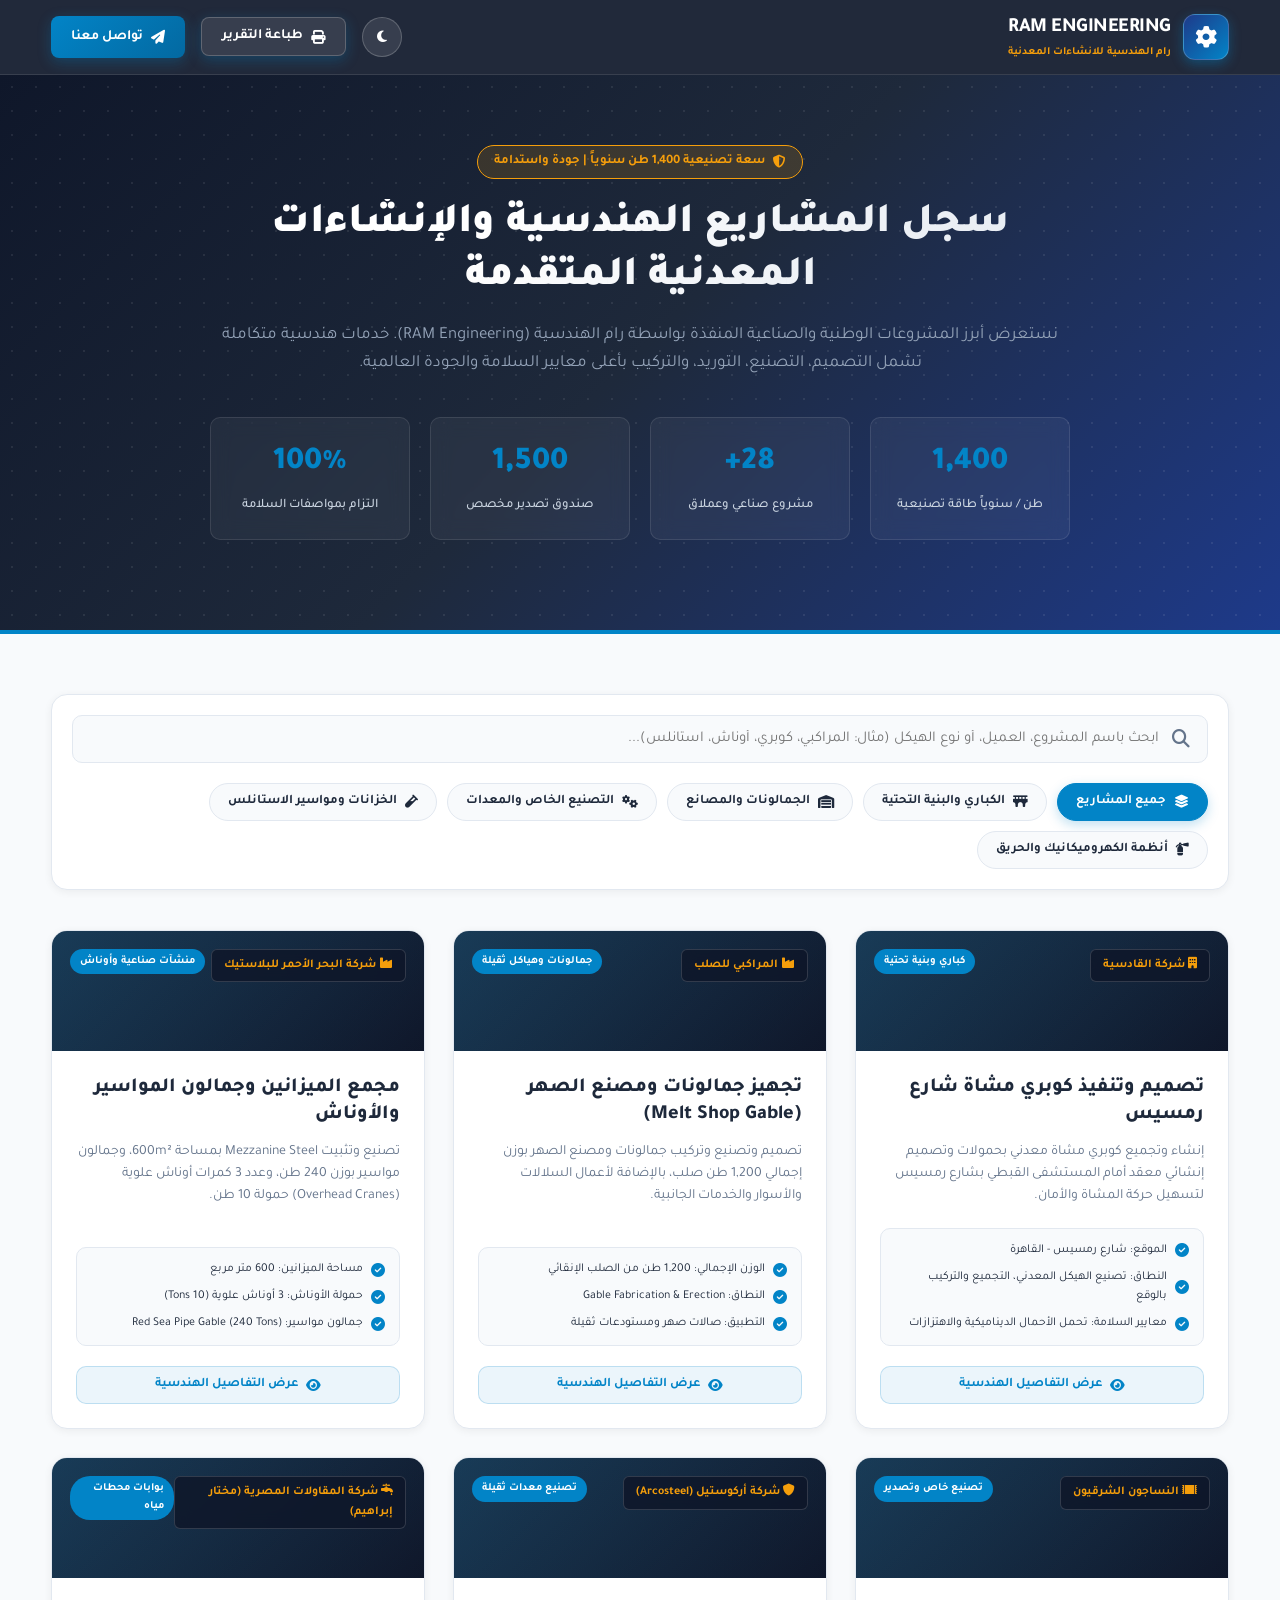
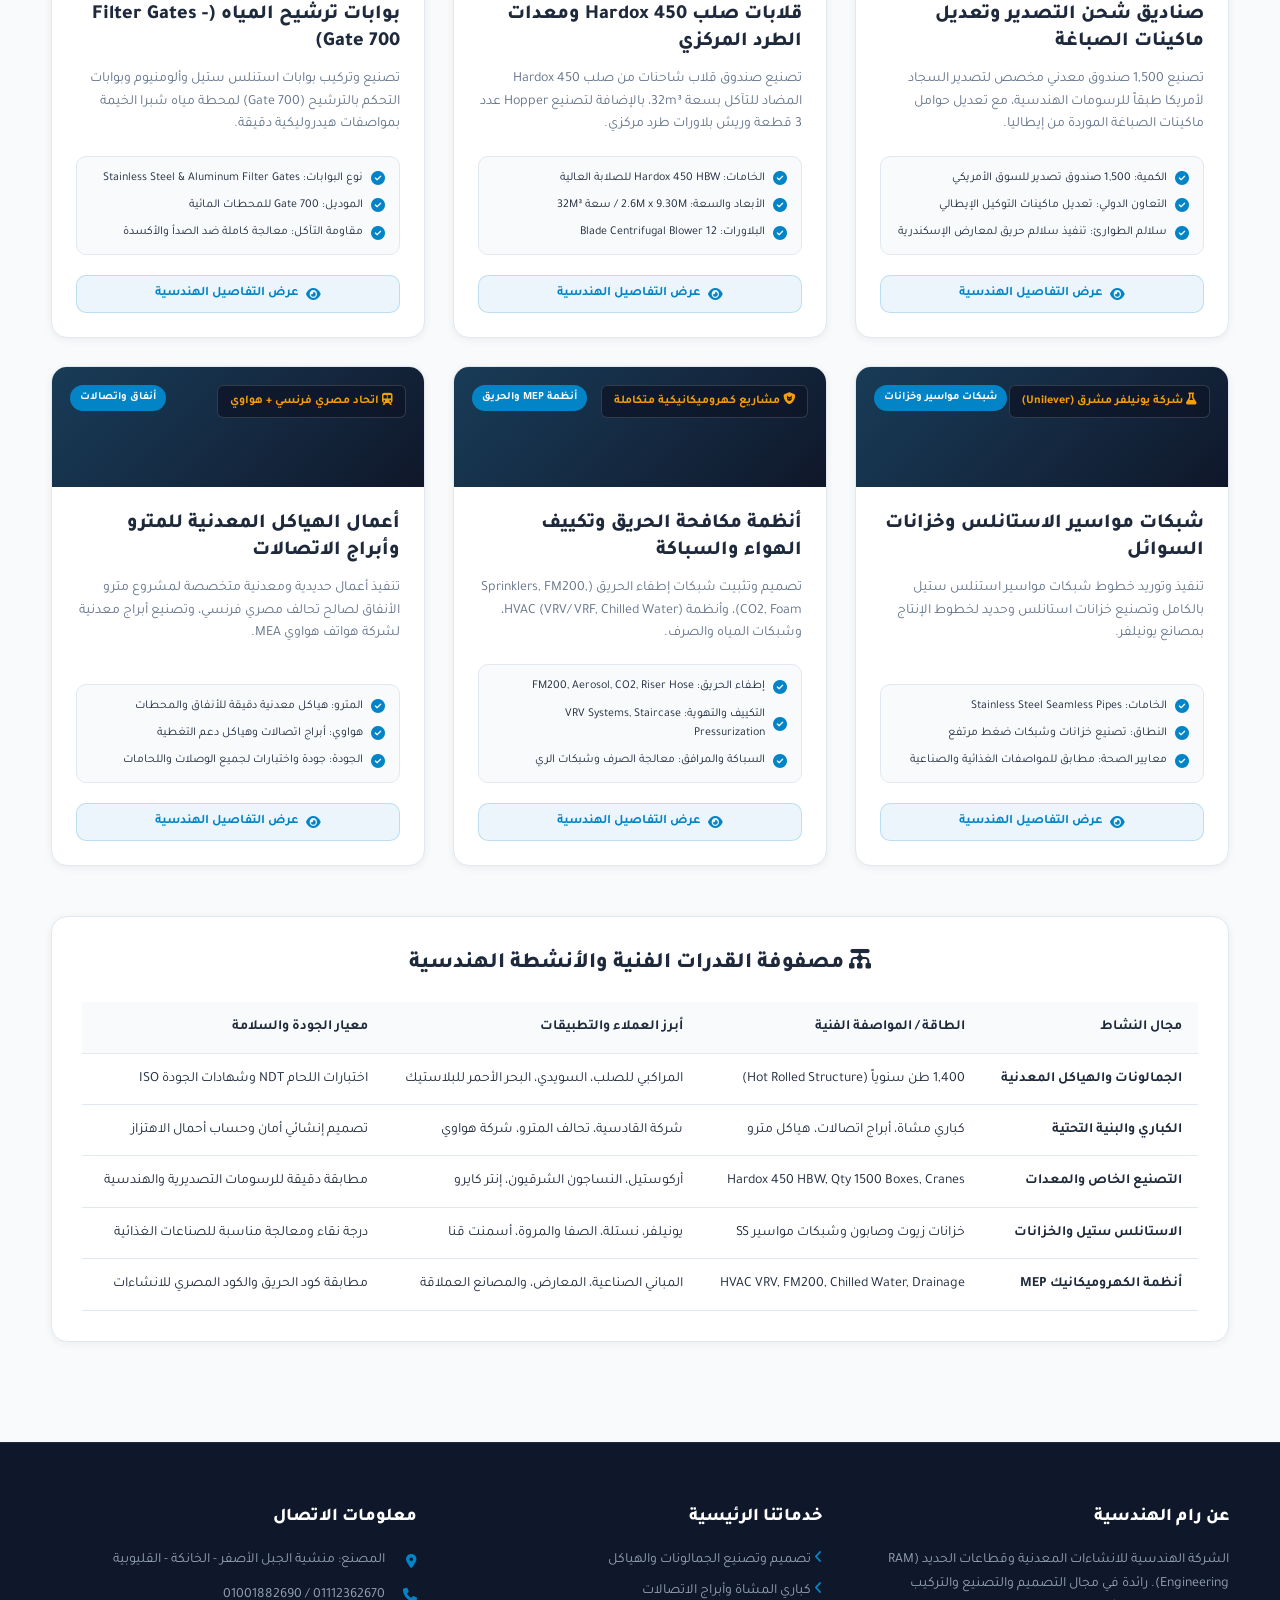
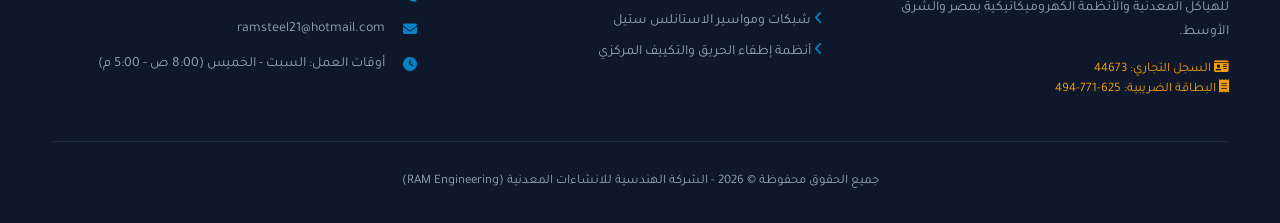
<file: project-details-page/project-details.html>
<!doctype html>
<html lang="ar" dir="rtl">
  <head>
    <meta charset="UTF-8" />
    <meta name="viewport" content="width=device-width, initial-scale=1.0" />
    <title>مشاريع رام ستيل | RAM Engineering Projects - Steel Structure &amp; Fabrication</title>
    <!-- Google Fonts -->
    <link rel="preconnect" href="https://fonts.googleapis.com" />
    <link rel="preconnect" href="https://fonts.gstatic.com" crossorigin />
    <link
      href="https://fonts.googleapis.com/css2?family=Tajawal:wght@300;400;500;700;800;900&family=Inter:wght@400;600;700&display=swap"
      rel="stylesheet"
    />
    <!-- FontAwesome for Icons -->
    <link
      rel="stylesheet"
      href="https://cdnjs.cloudflare.com/ajax/libs/font-awesome/6.4.0/css/all.min.css"
    />
    <style>
      :root {
        --primary-navy: #0f172a;
        --primary-blue: #1e3a8a;
        --accent-steel: #0284c7;
        --accent-gold: #f59e0b;
        --accent-red: #dc2626;
        --bg-light: #f8fafc;
        --card-light: #ffffff;
        --text-main: #1e293b;
        --text-muted: #64748b;
        --border-color: #e2e8f0;
        --shadow-sm: 0 2px 8px rgba(0, 0, 0, 0.06);
        --shadow-lg: 0 12px 32px rgba(15, 23, 42, 0.12);
        --transition: all 0.3s cubic-bezier(0.4, 0, 0.2, 1);
        --radius-lg: 16px;
        --radius-md: 10px;
      }

      [data-theme="dark"] {
        --bg-light: #0b0f19;
        --card-light: #151d2a;
        --text-main: #f1f5f9;
        --text-muted: #94a3b8;
        --border-color: #243044;
        --shadow-lg: 0 12px 32px rgba(0, 0, 0, 0.4);
      }

      * {
        box-sizing: border-box;
        margin: 0;
        padding: 0;
        font-family: "Tajawal", "Inter", sans-serif;
      }

      body {
        background-color: var(--bg-light);
        color: var(--text-main);
        line-height: 1.6;
        transition: var(--transition);
        overflow-x: hidden;
      }

      /* --- Header & Nav --- */
      .header {
        position: sticky;
        top: 0;
        z-index: 1000;
        background: rgba(15, 23, 42, 0.92);
        backdrop-filter: blur(12px);
        border-bottom: 1px solid rgba(255, 255, 255, 0.1);
        color: #fff;
        padding: 12px 0;
      }

      .container {
        width: 92%;
        max-width: 1280px;
        margin: 0 auto;
      }

      .nav-wrapper {
        display: flex;
        justify-content: space-between;
        align-items: center;
      }

      .logo-area {
        display: flex;
        align-items: center;
        gap: 12px;
        text-decoration: none;
        color: #fff;
      }

      .logo-icon {
        width: 46px;
        height: 46px;
        background: linear-gradient(135deg, #1e3a8a, #0284c7);
        border-radius: 12px;
        display: flex;
        align-items: center;
        justify-content: center;
        font-size: 22px;
        color: #fff;
        box-shadow: 0 4px 12px rgba(2, 132, 199, 0.4);
        border: 1px solid rgba(255, 255, 255, 0.2);
      }

      .logo-text {
        display: flex;
        flex-direction: column;
      }

      .logo-title {
        font-size: 20px;
        font-weight: 800;
        letter-spacing: -0.5px;
        color: #ffffff;
      }

      .logo-sub {
        font-size: 11px;
        color: var(--accent-gold);
        font-weight: 600;
      }

      .nav-actions {
        display: flex;
        align-items: center;
        gap: 16px;
      }

      .theme-btn {
        background: rgba(255, 255, 255, 0.1);
        border: 1px solid rgba(255, 255, 255, 0.2);
        color: #fff;
        width: 40px;
        height: 40px;
        border-radius: 50%;
        cursor: pointer;
        display: flex;
        align-items: center;
        justify-content: center;
        transition: var(--transition);
      }

      .theme-btn:hover {
        background: var(--accent-steel);
        transform: rotate(15deg);
      }

      .btn-primary {
        background: linear-gradient(135deg, var(--accent-steel), #0369a1);
        color: #fff;
        padding: 10px 20px;
        border-radius: 8px;
        text-decoration: none;
        font-weight: 700;
        font-size: 14px;
        display: inline-flex;
        align-items: center;
        gap: 8px;
        border: none;
        cursor: pointer;
        transition: var(--transition);
        box-shadow: 0 4px 14px rgba(2, 132, 199, 0.3);
      }

      .btn-primary:hover {
        transform: translateY(-2px);
        box-shadow: 0 6px 20px rgba(2, 132, 199, 0.5);
      }

      /* --- Hero Section --- */
      .hero-section {
        position: relative;
        background: linear-gradient(
          135deg,
          #0f172a 0%,
          #1e293b 50%,
          #1e3a8a 100%
        );
        color: #fff;
        padding: 70px 0 90px;
        overflow: hidden;
        border-bottom: 4px solid var(--accent-steel);
      }

      .hero-bg-pattern {
        position: absolute;
        top: 0;
        left: 0;
        right: 0;
        bottom: 0;
        opacity: 0.08;
        background-image: radial-gradient(#fff 1px, transparent 1px);
        background-size: 24px 24px;
        pointer-events: none;
      }

      .hero-content {
        position: relative;
        z-index: 2;
        text-align: center;
        max-width: 860px;
        margin: 0 auto;
      }

      .hero-badge {
        display: inline-flex;
        align-items: center;
        gap: 8px;
        background: rgba(245, 158, 11, 0.15);
        border: 1px solid var(--accent-gold);
        color: var(--accent-gold);
        padding: 6px 16px;
        border-radius: 30px;
        font-size: 13px;
        font-weight: 700;
        margin-bottom: 20px;
        animation: pulse 2s infinite;
      }

      @keyframes pulse {
        0%,
        100% {
          opacity: 1;
          transform: scale(1);
        }
        50% {
          opacity: 0.85;
          transform: scale(1.02);
        }
      }

      .hero-title {
        font-size: 42px;
        font-weight: 900;
        line-height: 1.25;
        margin-bottom: 18px;
        background: linear-gradient(135deg, #ffffff 30%, #e2e8f0 100%);
        -webkit-background-clip: text;
        -webkit-text-fill-color: transparent;
      }

      .hero-desc {
        font-size: 17px;
        color: #94a3b8;
        margin-bottom: 35px;
        font-weight: 400;
      }

      /* --- Stats Bar --- */
      .stats-grid {
        display: grid;
        grid-template-columns: repeat(auto-fit, minmax(200px, 1fr));
        gap: 20px;
        margin-top: 40px;
      }

      .stat-card {
        background: rgba(255, 255, 255, 0.05);
        backdrop-filter: blur(10px);
        border: 1px solid rgba(255, 255, 255, 0.1);
        padding: 20px;
        border-radius: var(--radius-md);
        text-align: center;
        transition: var(--transition);
      }

      .stat-card:hover {
        background: rgba(255, 255, 255, 0.1);
        transform: translateY(-4px);
      }

      .stat-num {
        font-size: 32px;
        font-weight: 900;
        color: var(--accent-steel);
        display: block;
        margin-bottom: 4px;
      }

      .stat-label {
        font-size: 13px;
        color: #cbd5e1;
        font-weight: 500;
      }

      /* --- Main Content Section --- */
      .main-section {
        padding: 60px 0 100px;
      }

      /* --- Controls & Filter Bar --- */
      .filter-wrapper {
        background: var(--card-light);
        border: 1px solid var(--border-color);
        padding: 20px;
        border-radius: var(--radius-lg);
        box-shadow: var(--shadow-sm);
        margin-bottom: 40px;
        display: flex;
        flex-direction: column;
        gap: 20px;
      }

      .search-box {
        position: relative;
        width: 100%;
      }

      .search-box input {
        width: 100%;
        padding: 14px 48px 14px 20px;
        border-radius: var(--radius-md);
        border: 1px solid var(--border-color);
        background: var(--bg-light);
        color: var(--text-main);
        font-size: 15px;
        outline: none;
        transition: var(--transition);
      }

      .search-box input:focus {
        border-color: var(--accent-steel);
        box-shadow: 0 0 0 4px rgba(2, 132, 199, 0.15);
      }

      .search-box i {
        position: absolute;
        right: 18px;
        top: 50%;
        transform: translateY(-50%);
        color: var(--text-muted);
        font-size: 18px;
      }

      .filter-buttons {
        display: flex;
        flex-wrap: wrap;
        gap: 10px;
        align-items: center;
      }

      .filter-btn {
        background: var(--bg-light);
        border: 1px solid var(--border-color);
        color: var(--text-main);
        padding: 10px 18px;
        border-radius: 30px;
        font-weight: 600;
        font-size: 13px;
        cursor: pointer;
        transition: var(--transition);
        display: flex;
        align-items: center;
        gap: 8px;
      }

      .filter-btn:hover,
      .filter-btn.active {
        background: var(--accent-steel);
        color: #fff;
        border-color: var(--accent-steel);
        box-shadow: 0 4px 12px rgba(2, 132, 199, 0.25);
      }

      /* --- Projects Grid --- */
      .projects-grid {
        display: grid;
        grid-template-columns: repeat(auto-fill, minmax(350px, 1fr));
        gap: 28px;
      }

      .project-card {
        background: var(--card-light);
        border: 1px solid var(--border-color);
        border-radius: var(--radius-lg);
        overflow: hidden;
        box-shadow: var(--shadow-sm);
        transition: var(--transition);
        display: flex;
        flex-direction: column;
        position: relative;
      }

      .project-card:hover {
        transform: translateY(-8px);
        box-shadow: var(--shadow-lg);
        border-color: rgba(2, 132, 199, 0.4);
      }

      .card-header-banner {
        height: 120px;
        background: linear-gradient(135deg, #1e293b, #0f172a);
        position: relative;
        padding: 18px;
        display: flex;
        justify-content: space-between;
        align-items: flex-start;
      }

      .card-header-banner::before {
        content: "";
        position: absolute;
        inset: 0;
        background: linear-gradient(
          135deg,
          rgba(2, 132, 199, 0.2),
          transparent
        );
      }

      .client-badge {
        position: relative;
        z-index: 2;
        background: rgba(15, 23, 42, 0.85);
        backdrop-filter: blur(8px);
        border: 1px solid rgba(255, 255, 255, 0.15);
        color: var(--accent-gold);
        padding: 6px 12px;
        border-radius: 6px;
        font-size: 12px;
        font-weight: 700;
      }

      .cat-tag {
        position: relative;
        z-index: 2;
        background: var(--accent-steel);
        color: #fff;
        padding: 4px 10px;
        border-radius: 20px;
        font-size: 11px;
        font-weight: 700;
      }

      .card-body {
        padding: 24px;
        flex-grow: 1;
        display: flex;
        flex-direction: column;
      }

      .project-title {
        font-size: 20px;
        font-weight: 800;
        margin-bottom: 12px;
        color: var(--text-main);
        line-height: 1.35;
      }

      .project-desc {
        font-size: 14px;
        color: var(--text-muted);
        margin-bottom: 20px;
        flex-grow: 1;
      }

      .tech-specs-list {
        list-style: none;
        margin-bottom: 20px;
        display: flex;
        flex-direction: column;
        gap: 8px;
        background: var(--bg-light);
        padding: 12px 14px;
        border-radius: var(--radius-md);
        border: 1px solid var(--border-color);
      }

      .tech-specs-list li {
        font-size: 12px;
        color: var(--text-main);
        display: flex;
        align-items: center;
        gap: 8px;
      }

      .tech-specs-list i {
        color: var(--accent-steel);
        font-size: 14px;
      }

      .card-footer {
        padding-top: 16px;
        border-top: 1px solid var(--border-color);
        display: flex;
        justify-content: space-between;
        align-items: center;
      }

      .btn-details {
        width: 100%;
        background: rgba(2, 132, 199, 0.08);
        color: var(--accent-steel);
        border: 1px solid rgba(2, 132, 199, 0.2);
        padding: 10px;
        border-radius: var(--radius-md);
        font-weight: 700;
        font-size: 13px;
        cursor: pointer;
        transition: var(--transition);
        display: flex;
        align-items: center;
        justify-content: center;
        gap: 8px;
      }

      .btn-details:hover {
        background: var(--accent-steel);
        color: #fff;
      }

      /* --- Modal Styling --- */
      .modal-overlay {
        position: fixed;
        inset: 0;
        background: rgba(15, 23, 42, 0.75);
        backdrop-filter: blur(8px);
        z-index: 2000;
        display: flex;
        align-items: center;
        justify-content: center;
        padding: 20px;
        opacity: 0;
        pointer-events: none;
        transition: var(--transition);
      }

      .modal-overlay.active {
        opacity: 1;
        pointer-events: auto;
      }

      .modal-container {
        background: var(--card-light);
        border: 1px solid var(--border-color);
        width: 100%;
        max-width: 750px;
        max-height: 90vh;
        border-radius: var(--radius-lg);
        overflow-y: auto;
        box-shadow: var(--shadow-lg);
        transform: translateY(20px) scale(0.95);
        transition: var(--transition);
        position: relative;
      }

      .modal-overlay.active .modal-container {
        transform: translateY(0) scale(1);
      }

      .modal-header {
        background: linear-gradient(135deg, #0f172a, #1e3a8a);
        color: #fff;
        padding: 28px;
        position: relative;
      }

      .modal-close {
        position: absolute;
        left: 20px;
        top: 20px;
        background: rgba(255, 255, 255, 0.15);
        border: none;
        color: #fff;
        width: 36px;
        height: 36px;
        border-radius: 50%;
        cursor: pointer;
        display: flex;
        align-items: center;
        justify-content: center;
        transition: var(--transition);
      }

      .modal-close:hover {
        background: var(--accent-red);
        transform: rotate(90deg);
      }

      .modal-title {
        font-size: 24px;
        font-weight: 800;
        margin-bottom: 8px;
      }

      .modal-subtitle {
        color: var(--accent-gold);
        font-size: 14px;
        font-weight: 600;
      }

      .modal-body {
        padding: 28px;
        display: flex;
        flex-direction: column;
        gap: 24px;
      }

      .info-grid {
        display: grid;
        grid-template-columns: repeat(2, 1fr);
        gap: 16px;
      }

      .info-item {
        background: var(--bg-light);
        padding: 14px;
        border-radius: var(--radius-md);
        border: 1px solid var(--border-color);
      }

      .info-label {
        font-size: 12px;
        color: var(--text-muted);
        margin-bottom: 4px;
        display: block;
      }

      .info-val {
        font-size: 15px;
        font-weight: 700;
        color: var(--text-main);
      }

      .spec-section-title {
        font-size: 17px;
        font-weight: 800;
        color: var(--text-main);
        border-right: 4px solid var(--accent-steel);
        padding-right: 10px;
        margin-bottom: 12px;
      }

      .spec-list {
        list-style: none;
        display: flex;
        flex-direction: column;
        gap: 10px;
      }

      .spec-list li {
        font-size: 14px;
        color: var(--text-main);
        display: flex;
        align-items: flex-start;
        gap: 10px;
      }

      .spec-list i {
        color: var(--accent-steel);
        margin-top: 4px;
      }

      /* --- Technical Matrix Table --- */
      .matrix-section {
        background: var(--card-light);
        border: 1px solid var(--border-color);
        border-radius: var(--radius-lg);
        padding: 30px;
        margin-top: 50px;
        box-shadow: var(--shadow-sm);
      }

      .matrix-title {
        font-size: 22px;
        font-weight: 800;
        margin-bottom: 20px;
        text-align: center;
      }

      .table-responsive {
        overflow-x: auto;
      }

      table {
        width: 100%;
        border-collapse: collapse;
        text-align: right;
      }

      th,
      td {
        padding: 14px 16px;
        border-bottom: 1px solid var(--border-color);
        font-size: 14px;
      }

      th {
        background: var(--bg-light);
        color: var(--text-main);
        font-weight: 700;
      }

      /* --- Footer --- */
      .footer {
        background: #0f172a;
        color: #94a3b8;
        padding: 60px 0 30px;
        border-top: 1px solid #1e293b;
      }

      .footer-grid {
        display: grid;
        grid-template-columns: repeat(auto-fit, minmax(250px, 1fr));
        gap: 40px;
        margin-bottom: 40px;
      }

      .footer-col h4 {
        color: #fff;
        font-size: 18px;
        font-weight: 800;
        margin-bottom: 18px;
      }

      .contact-info-list {
        list-style: none;
        display: flex;
        flex-direction: column;
        gap: 12px;
      }

      .contact-info-list li {
        display: flex;
        align-items: center;
        gap: 12px;
        font-size: 14px;
      }

      .contact-info-list i {
        color: var(--accent-steel);
        width: 20px;
      }

      .copyright {
        text-align: center;
        padding-top: 30px;
        border-top: 1px solid #1e293b;
        font-size: 13px;
      }

      /* --- Print Styles --- */
      @media print {
        .header,
        .hero-section,
        .filter-wrapper,
        .theme-btn,
        .btn-details,
        .footer {
          display: none !important;
        }
        .projects-grid {
          display: block;
        }
        .project-card {
          page-break-inside: avoid;
          margin-bottom: 20px;
          border: 1px solid #ccc;
        }
      }

      /* Responsive adjustments */
      @media (max-width: 768px) {
        .hero-title {
          font-size: 28px;
        }
        .projects-grid {
          grid-template-columns: 1fr;
        }
        .info-grid {
          grid-template-columns: 1fr;
        }
        .nav-actions {
          gap: 8px;
        }
        .btn-primary {
          padding: 8px 12px;
          font-size: 12px;
        }
      }
    </style>
  
    <meta name="description" content="مشاريع رام ستيل (RAM Engineering) في تصنيع وتركيب الهياكل المعدنية والجمالونات والهناجر وشبكات الإطفاء والتكييف والسباكة الصناعية في مصر. Explore RAM Engineering's structural steel, metal fabrication, erection, piping and mechanical engineering projects in Egypt." />
    <meta name="keywords" content="مشاريع رام ستيل, مشاريع تصنيع هياكل معدنية, مشاريع جمالونات مصر, أعمال رام إنجينيرنج, RAM Engineering Projects, RAM Steel Projects, Steel Structure Projects Egypt, Metal Fabrication Portfolio Egypt" />
    <meta name="author" content="RAM Engineering for Steel Structure" />
    <meta name="robots" content="index, follow, max-snippet:-1, max-image-preview:large, max-video-preview:-1" />
    <link rel="canonical" href="https://ram-steel.github.io/project-details-page/project-details.html" />
    <meta property="og:type" content="website" />
    <meta property="og:url" content="https://ram-steel.github.io/project-details-page/project-details.html" />
    <meta property="og:site_name" content="RAM Engineering for Steel Structure" />
    <meta property="og:title" content="مشاريع رام ستيل | RAM Engineering Projects - Steel Structure &amp; Fabrication" />
    <meta property="og:description" content="مشاريع رام ستيل في تصنيع الهياكل المعدنية والجمالونات والهناجر في مصر. RAM Engineering's structural steel &amp; metal fabrication projects in Egypt." />
    <meta property="og:image" content="https://ram-steel.github.io/assets/img/hero-1.webp" />
    <meta property="og:image:alt" content="RAM Engineering Projects | مشاريع رام ستيل" />
    <meta property="og:locale" content="ar_EG" />
    <meta property="og:locale:alternate" content="en_US" />
    <meta name="twitter:card" content="summary_large_image" />
    <meta name="twitter:title" content="مشاريع رام ستيل | RAM Engineering Projects" />
    <meta name="twitter:description" content="مشاريع رام ستيل في تصنيع الهياكل المعدنية والجمالونات والهناجر في مصر. RAM Engineering's structural steel &amp; metal fabrication projects in Egypt." />
    <meta name="twitter:image" content="https://ram-steel.github.io/assets/img/hero-1.webp" />
    <script type="application/ld+json">
{
  "@context": "https://schema.org",
  "@type": "CollectionPage",
  "name": "RAM Engineering Projects | مشاريع رام ستيل",
  "description": "مشاريع رام ستيل (RAM Engineering) في تصنيع وتركيب الهياكل المعدنية والجمالونات والهناجر في مصر. Explore RAM Engineering's structural steel, metal fabrication, erection, piping and mechanical engineering projects in Egypt.",
  "url": "https://ram-steel.github.io/project-details-page/project-details.html",
  "image": "https://ram-steel.github.io/assets/img/hero-1.webp",
  "creator": {
    "@id": "https://ram-steel.github.io/#organization"
  },
  "publisher": {
    "@id": "https://ram-steel.github.io/#organization"
  },
  "inLanguage": "en"
}
    </script>
  </head>
  <body>
    <!-- Header Navigation -->
    <header class="header">
      <div class="container nav-wrapper">
        <a href="#" class="logo-area">
          <div class="logo-icon">
            <i class="fa-solid fa-gear"></i>
          </div>
          <div class="logo-text">
            <span class="logo-title">RAM ENGINEERING</span>
            <span class="logo-sub">رام الهندسية للانشاءات المعدنية</span>
          </div>
        </a>
        <div class="nav-actions">
          <button class="theme-btn" id="themeToggle" title="تبديل الوضع">
            <i class="fa-solid fa-moon"></i>
          </button>
          <button
            onclick="window.print()"
            class="btn-primary"
            style="
              background: rgba(255, 255, 255, 0.1);
              border: 1px solid rgba(255, 255, 255, 0.2);
            "
          >
            <i class="fa-solid fa-print"></i> طباعة التقرير
          </button>
          <a href="#contact" class="btn-primary">
            <i class="fa-solid fa-paper-plane"></i> تواصل معنا
          </a>
        </div>
      </div>
    </header>

    <!-- Hero Section -->
    <section class="hero-section">
      <div class="hero-bg-pattern"></div>
      <div class="container hero-content">
        <div class="hero-badge">
          <i class="fa-solid fa-shield-halved"></i> سعة تصنيعية 1,400 طن سنوياً
          | جودة واستدامة
        </div>
        <h1 class="hero-title">
          سجل المشاريع الهندسية والإنشاءات المعدنية المتقدمة
        </h1>
        <p class="hero-desc">
          نستعرض أبرز المشروعات الوطنية والصناعية المنفذة بواسطة رام الهندسية
          (RAM Engineering). خدمات هندسية متكاملة تشمل التصميم، التصنيع،
          التوريد، والتركيب بأعلى معايير السلامة والجودة العالمية.
        </p>

        <!-- Stats Counter Bar -->
        <div class="stats-grid">
          <div class="stat-card">
            <span class="stat-num" data-target="1400">1,400</span>
            <span class="stat-label">طن / سنوياً طاقة تصنيعية</span>
          </div>
          <div class="stat-card">
            <span class="stat-num" data-target="28">28+</span>
            <span class="stat-label">مشروع صناعي وعملاق</span>
          </div>
          <div class="stat-card">
            <span class="stat-num" data-target="1500">1,500</span>
            <span class="stat-label">صندوق تصدير مخصص</span>
          </div>
          <div class="stat-card">
            <span class="stat-num" data-target="100">100%</span>
            <span class="stat-label">التزام بمواصفات السلامة</span>
          </div>
        </div>
      </div>
    </section>

    <!-- Main Content -->
    <main class="container main-section">
      <!-- Controls Bar (Filter + Search) -->
      <div class="filter-wrapper">
        <div class="search-box">
          <i class="fa-solid fa-magnifying-glass"></i>
          <input
            type="text"
            id="projectSearch"
            placeholder="ابحث باسم المشروع، العميل، أو نوع الهيكل (مثال: المراكبي، كوبري، أوناش، استانلس)..."
          />
        </div>
        <div class="filter-buttons">
          <button class="filter-btn active" data-filter="all">
            <i class="fa-solid fa-layer-group"></i> جميع المشاريع
          </button>
          <button class="filter-btn" data-filter="bridges">
            <i class="fa-solid fa-bridge"></i> الكباري والبنية التحتية
          </button>
          <button class="filter-btn" data-filter="industrial">
            <i class="fa-solid fa-warehouse"></i> الجمالونات والمصانع
          </button>
          <button class="filter-btn" data-filter="special">
            <i class="fa-solid fa-gears"></i> التصنيع الخاص والمعدات
          </button>
          <button class="filter-btn" data-filter="stainless">
            <i class="fa-solid fa-vial"></i> الخزانات ومواسير الاستانلس
          </button>
          <button class="filter-btn" data-filter="mep">
            <i class="fa-solid fa-fire-extinguisher"></i> أنظمة الكهروميكانيك
            والحريق
          </button>
        </div>
      </div>

      <!-- Projects Grid Container -->
      <div class="projects-grid" id="projectsGrid">
        <!-- Project 1 -->
        <div
          class="project-card"
          data-category="bridges"
          data-search="كوبري مشاه رمسيس المستشفى القبطي القادسية"
        >
          <div class="card-header-banner">
            <span class="client-badge"
              ><i class="fa-solid fa-building"></i> شركة القادسية</span
            >
            <span class="cat-tag">كباري وبنية تحتية</span>
          </div>
          <div class="card-body">
            <h3 class="project-title">تصميم وتنفيذ كوبري مشاة شارع رمسيس</h3>
            <p class="project-desc">
              إنشاء وتجميع كوبري مشاة معدني بحمولات وتصميم إنشائي معقد أمام
              المستشفى القبطي بشارع رمسيس لتسهيل حركة المشاة والأمان.
            </p>
            <ul class="tech-specs-list">
              <li>
                <i class="fa-solid fa-circle-check"></i> الموقع: شارع رمسيس -
                القاهرة
              </li>
              <li>
                <i class="fa-solid fa-circle-check"></i> النطاق: تصنيع الهيكل
                المعدني، التجميع والتركيب بالوقع
              </li>
              <li>
                <i class="fa-solid fa-circle-check"></i> معايير السلامة: تحمل
                الأحمال الديناميكية والاهتزازات
              </li>
            </ul>
            <button class="btn-details" onclick="openModal('p1')">
              <i class="fa-solid fa-eye"></i> عرض التفاصيل الهندسية
            </button>
          </div>
        </div>

        <!-- Project 2 -->
        <div
          class="project-card"
          data-category="industrial"
          data-search="المراكبي للصلب جمالونات مصنع صهر melt shop 1200 طن"
        >
          <div class="card-header-banner">
            <span class="client-badge"
              ><i class="fa-solid fa-industry"></i> المراكبي للصلب</span
            >
            <span class="cat-tag">جمالونات وهياكل ثقيلة</span>
          </div>
          <div class="card-body">
            <h3 class="project-title">
              تجهيز جمالونات ومصنع الصهر (Melt Shop Gable)
            </h3>
            <p class="project-desc">
              تصميم وتصنيع وتركيب جمالونات ومصنع الصهر بوزن إجمالي 1,200 طن صلب،
              بالإضافة لأعمال السلالات والأسوار والخدمات الجانبية.
            </p>
            <ul class="tech-specs-list">
              <li>
                <i class="fa-solid fa-circle-check"></i> الوزن الإجمالي: 1,200
                طن من الصلب الإنقائي
              </li>
              <li>
                <i class="fa-solid fa-circle-check"></i> النطاق: Gable
                Fabrication & Erection
              </li>
              <li>
                <i class="fa-solid fa-circle-check"></i> التطبيق: صالات صهر
                ومستودعات ثقيلة
              </li>
            </ul>
            <button class="btn-details" onclick="openModal('p2')">
              <i class="fa-solid fa-eye"></i> عرض التفاصيل الهندسية
            </button>
          </div>
        </div>

        <!-- Project 3 -->
        <div
          class="project-card"
          data-category="industrial"
          data-search="البحر الاحمر للبلاستيك ميزانين 600 متر كمرة ونش 10 طن جمالون مواسير 240 طن"
        >
          <div class="card-header-banner">
            <span class="client-badge"
              ><i class="fa-solid fa-industry"></i> شركة البحر الأحمر
              للبلاستيك</span
            >
            <span class="cat-tag">منشآت صناعية وأوناش</span>
          </div>
          <div class="card-body">
            <h3 class="project-title">
              مجمع الميزانين وجمالون المواسير والأوناش
            </h3>
            <p class="project-desc">
              تصنيع وتثبيت Mezzanine Steel بمساحة 600m²، وجمالون مواسير بوزن 240
              طن، وعدد 3 كمرات أوناش علوية (Overhead Cranes) حمولة 10 طن.
            </p>
            <ul class="tech-specs-list">
              <li>
                <i class="fa-solid fa-circle-check"></i> مساحة الميزانين: 600
                متر مربع
              </li>
              <li>
                <i class="fa-solid fa-circle-check"></i> حمولة الأوناش: 3 أوناش
                علوية (10 Tons)
              </li>
              <li>
                <i class="fa-solid fa-circle-check"></i> جمالون مواسير: Red Sea
                Pipe Gable (240 Tons)
              </li>
            </ul>
            <button class="btn-details" onclick="openModal('p3')">
              <i class="fa-solid fa-eye"></i> عرض التفاصيل الهندسية
            </button>
          </div>
        </div>

        <!-- Project 4 -->
        <div
          class="project-card"
          data-category="special"
          data-search="النساجون الشرقيون صناديق تصدير أمريكا 1500 صندوق صباغة الخيوط"
        >
          <div class="card-header-banner">
            <span class="client-badge"
              ><i class="fa-solid fa-rug"></i> النساجون الشرقيون</span
            >
            <span class="cat-tag">تصنيع خاص وتصدير</span>
          </div>
          <div class="card-body">
            <h3 class="project-title">
              صناديق شحن التصدير وتعديل ماكينات الصباغة
            </h3>
            <p class="project-desc">
              تصنيع 1,500 صندوق معدني مخصص لتصدير السجاد لأمريكا طبقاً للرسومات
              الهندسية، مع تعديل حوامل ماكينات الصباغة الموردة من إيطاليا.
            </p>
            <ul class="tech-specs-list">
              <li>
                <i class="fa-solid fa-circle-check"></i> الكمية: 1,500 صندوق
                تصدير للسوق الأمريكي
              </li>
              <li>
                <i class="fa-solid fa-circle-check"></i> التعاون الدولي: تعديل
                ماكينات التوكيل الإيطالي
              </li>
              <li>
                <i class="fa-solid fa-circle-check"></i> سلالم الطوارئ: تنفيذ
                سلالم حريق لمعارض الإسكندرية
              </li>
            </ul>
            <button class="btn-details" onclick="openModal('p4')">
              <i class="fa-solid fa-eye"></i> عرض التفاصيل الهندسية
            </button>
          </div>
        </div>

        <!-- Project 5 -->
        <div
          class="project-card"
          data-category="special"
          data-search="أركوستيل Arcosteel قلاب هاردوكس Hardox 450 بلاورات طرد مركزي hopper"
        >
          <div class="card-header-banner">
            <span class="client-badge"
              ><i class="fa-solid fa-shield"></i> شركة أركوستيل
              (Arcosteel)</span
            >
            <span class="cat-tag">تصنيع معدات ثقيلة</span>
          </div>
          <div class="card-body">
            <h3 class="project-title">
              قلابات صلب Hardox 450 ومعدات الطرد المركزي
            </h3>
            <p class="project-desc">
              تصنيع صندوق قلاب شاحنات من صلب Hardox 450 المضاد للتآكل بسعة 32m³،
              بالإضافة لتصنيع Hopper عدد 3 قطعة وريش بلاورات طرد مركزي.
            </p>
            <ul class="tech-specs-list">
              <li>
                <i class="fa-solid fa-circle-check"></i> الخامات: Hardox 450 HBW
                للصلابة العالية
              </li>
              <li>
                <i class="fa-solid fa-circle-check"></i> الأبعاد والسعة: 2.6M x
                9.30M / سعة 32M³
              </li>
              <li>
                <i class="fa-solid fa-circle-check"></i> البلاورات: 12 Blade
                Centrifugal Blower
              </li>
            </ul>
            <button class="btn-details" onclick="openModal('p5')">
              <i class="fa-solid fa-eye"></i> عرض التفاصيل الهندسية
            </button>
          </div>
        </div>

        <!-- Project 6 -->
        <div
          class="project-card"
          data-category="special"
          data-search="مختار ابراهيم شبرا الخيمة بوابات ترشيح استنلس Gate 700 ألومنيوم"
        >
          <div class="card-header-banner">
            <span class="client-badge"
              ><i class="fa-solid fa-faucet-drip"></i> شركة المقاولات المصرية
              (مختار إبراهيم)</span
            >
            <span class="cat-tag">بوابات محطات مياه</span>
          </div>
          <div class="card-body">
            <h3 class="project-title">
              بوابات ترشيح المياه (Filter Gates - Gate 700)
            </h3>
            <p class="project-desc">
              تصنيع وتركيب بوابات استنلس ستيل وألومنيوم وبوابات التحكم بالترشيح
              (Gate 700) لمحطة مياه شبرا الخيمة بمواصفات هيدروليكية دقيقة.
            </p>
            <ul class="tech-specs-list">
              <li>
                <i class="fa-solid fa-circle-check"></i> نوع البوابات: Stainless
                Steel & Aluminum Filter Gates
              </li>
              <li>
                <i class="fa-solid fa-circle-check"></i> الموديل: Gate 700
                للمحطات المائية
              </li>
              <li>
                <i class="fa-solid fa-circle-check"></i> مقاومة التآكل: معالجة
                كاملة ضد الصدأ والأكسدة
              </li>
            </ul>
            <button class="btn-details" onclick="openModal('p6')">
              <i class="fa-solid fa-eye"></i> عرض التفاصيل الهندسية
            </button>
          </div>
        </div>

        <!-- Project 7 -->
        <div
          class="project-card"
          data-category="stainless"
          data-search="يونيلفر مشرق Unilever مواسير استنلس وخزانات">
          <div class="card-header-banner">
            <span class="client-badge"
              ><i class="fa-solid fa-flask"></i> شركة يونيلفر مشرق
              (Unilever)</span
            >
            <span class="cat-tag">شبكات مواسير وخزانات</span>
          </div>
          <div class="card-body">
            <h3 class="project-title">
              شبكات مواسير الاستانلس وخزانات السوائل
            </h3>
            <p class="project-desc">
              تنفيذ وتوريد خطوط شبكات مواسير استنلس ستيل بالكامل وتصنيع خزانات
              استانلس وحديد لخطوط الإنتاج بمصانع يونيلفر.
            </p>
            <ul class="tech-specs-list">
              <li>
                <i class="fa-solid fa-circle-check"></i> الخامات: Stainless
                Steel Seamless Pipes
              </li>
              <li>
                <i class="fa-solid fa-circle-check"></i> النطاق: تصنيع خزانات
                وشبكات ضغط مرتفع
              </li>
              <li>
                <i class="fa-solid fa-circle-check"></i> معايير الصحة: مطابق
                للمواصفات الغذائية والصناعية
              </li>
            </ul>
            <button class="btn-details" onclick="openModal('p7')">
              <i class="fa-solid fa-eye"></i> عرض التفاصيل الهندسية
            </button>
          </div>
        </div>

        <!-- Project 8 -->
        <div
          class="project-card"
          data-category="mep"
          data-search="أنظمة حريق تكييف سباكة HVAC Firefighting Plumbing"
        >
          <div class="card-header-banner">
            <span class="client-badge"
              ><i class="fa-solid fa-shield-cat"></i> مشاريع كهروميكانيكية
              متكاملة</span
            >
            <span class="cat-tag">أنظمة MEP والحريق</span>
          </div>
          <div class="card-body">
            <h3 class="project-title">
              أنظمة مكافحة الحريق وتكييف الهواء والسباكة
            </h3>
            <p class="project-desc">
              تصميم وتثبيت شبكات إطفاء الحريق (Sprinklers, FM200, CO2, Foam)،
              وأنظمة HVAC (VRV/VRF, Chilled Water)، وشبكات المياه والصرف.
            </p>
            <ul class="tech-specs-list">
              <li>
                <i class="fa-solid fa-circle-check"></i> إطفاء الحريق: FM200,
                Aerosol, CO2, Riser Hose
              </li>
              <li>
                <i class="fa-solid fa-circle-check"></i> التكييف والتهوية: VRV
                Systems, Staircase Pressurization
              </li>
              <li>
                <i class="fa-solid fa-circle-check"></i> السباكة والمرافق:
                معالجة الصرف وشبكات الري
              </li>
            </ul>
            <button class="btn-details" onclick="openModal('p8')">
              <i class="fa-solid fa-eye"></i> عرض التفاصيل الهندسية
            </button>
          </div>
        </div>

        <!-- Project 9 -->
        <div
          class="project-card"
          data-category="bridges"
          data-search="مترو الأنفاق تحالف مصري فرنسي هواوي أبراج"
        >
          <div class="card-header-banner">
            <span class="client-badge"
              ><i class="fa-solid fa-subway"></i> اتحاد مصري فرنسي + هواوي</span
            >
            <span class="cat-tag">أنفاق واتصالات</span>
          </div>
          <div class="card-body">
            <h3 class="project-title">
              أعمال الهياكل المعدنية للمترو وأبراج الاتصالات
            </h3>
            <p class="project-desc">
              تنفيذ أعمال حديدية ومعدنية متخصصة لمشروع مترو الأنفاق لصالح تحالف
              مصري فرنسي، وتصنيع أبراج معدنية لشركة هواتف هواوي MEA.
            </p>
            <ul class="tech-specs-list">
              <li>
                <i class="fa-solid fa-circle-check"></i> المترو: هياكل معدنية
                دقيقة للأنفاق والمحطات
              </li>
              <li>
                <i class="fa-solid fa-circle-check"></i> هواوي: أبراج اتصالات
                وهياكل دعم التغطية
              </li>
              <li>
                <i class="fa-solid fa-circle-check"></i> الجودة: جودة واختبارات
                لجميع الوصلات واللحامات
              </li>
            </ul>
            <button class="btn-details" onclick="openModal('p9')">
              <i class="fa-solid fa-eye"></i> عرض التفاصيل الهندسية
            </button>
          </div>
        </div>
      </div>

      <!-- Capability Matrix Table -->
      <section class="matrix-section">
        <h2 class="matrix-title">
          <i class="fa-solid fa-chart-diagram"></i> مصفوفة القدرات الفنية
          والأنشطة الهندسية
        </h2>
        <div class="table-responsive">
          <table>
            <thead>
              <tr>
                <th>مجال النشاط</th>
                <th>الطاقة / المواصفة الفنية</th>
                <th>أبرز العملاء والتطبيقات</th>
                <th>معيار الجودة والسلامة</th>
              </tr>
            </thead>
            <tbody>
              <tr>
                <td><strong>الجمالونات والهياكل المعدنية</strong></td>
                <td>1,400 طن سنوياً (Hot Rolled Structure)</td>
                <td>المراكبي للصلب، السويدي، البحر الأحمر للبلاستيك</td>
                <td>اختبارات اللحام NDT وشهادات الجودة ISO</td>
              </tr>
              <tr>
                <td><strong>الكباري والبنية التحتية</strong></td>
                <td>كباري مشاة، أبراج اتصالات، هياكل مترو</td>
                <td>شركة القادسية، تحالف المترو، شركة هواوي</td>
                <td>تصميم إنشائي أمان وحساب أحمال الاهتزاز</td>
              </tr>
              <tr>
                <td><strong>التصنيع الخاص والمعدات</strong></td>
                <td>Hardox 450 HBW, Qty 1500 Boxes, Cranes</td>
                <td>أركوستيل، النساجون الشرقيون، إنتر كايرو</td>
                <td>مطابقة دقيقة للرسومات التصديرية والهندسية</td>
              </tr>
              <tr>
                <td><strong>الاستانلس ستيل والخزانات</strong></td>
                <td>خزانات زيوت وصابون وشبكات مواسير SS</td>
                <td>يونيلفر، نستلة، الصفا والمروة، أسمنت قنا</td>
                <td>درجة نقاء ومعالجة مناسبة للصناعات الغذائية</td>
              </tr>
              <tr>
                <td><strong>أنظمة الكهروميكانيك MEP</strong></td>
                <td>HVAC VRV, FM200, Chilled Water, Drainage</td>
                <td>المباني الصناعية، المعارض، والمصانع العملاقة</td>
                <td>مطابقة كود الحريق والكود المصري للانشاءات</td>
              </tr>
            </tbody>
          </table>
        </div>
      </section>
    </main>

    <!-- Footer -->
    <footer class="footer" id="contact">
      <div class="container">
        <div class="footer-grid">
          <div class="footer-col">
            <h4>عن رام الهندسية</h4>
            <p style="font-size: 14px; line-height: 1.7">
              الشركة الهندسية للانشاءات المعدنية وقطاعات الحديد (RAM
              Engineering). رائدة في مجال التصميم والتصنيع والتركيب للهياكل
              المعدنية والأنظمة الكهروميكانيكية بمصر والشرق الأوسط.
            </p>
            <div
              style="
                margin-top: 15px;
                font-size: 13px;
                color: var(--accent-gold);
              "
            >
              <p><i class="fa-solid fa-id-card"></i> السجل التجاري: 44673</p>
              <p>
                <i class="fa-solid fa-receipt"></i> البطاقة الضريبية:
                625-771-494
              </p>
            </div>
          </div>
          <div class="footer-col">
            <h4>خدماتنا الرئيسية</h4>
            <ul
              style="
                list-style: none;
                font-size: 14px;
                display: flex;
                flex-direction: column;
                gap: 8px;
              "
            >
              <li>
                <i
                  class="fa-solid fa-angle-left"
                  style="color: var(--accent-steel)"
                ></i>
                تصميم وتصنيع الجمالونات والهياكل
              </li>
              <li>
                <i
                  class="fa-solid fa-angle-left"
                  style="color: var(--accent-steel)"
                ></i>
                كباري المشاة وأبراج الاتصالات
              </li>
              <li>
                <i
                  class="fa-solid fa-angle-left"
                  style="color: var(--accent-steel)"
                ></i>
                شبكات ومواسير الاستانلس ستيل
              </li>
              <li>
                <i
                  class="fa-solid fa-angle-left"
                  style="color: var(--accent-steel)"
                ></i>
                أنظمة إطفاء الحريق والتكييف المركزي
              </li>
            </ul>
          </div>
          <div class="footer-col">
            <h4>معلومات الاتصال</h4>
            <ul class="contact-info-list">
              <li>
                <i class="fa-solid fa-location-dot"></i> المصنع: منشية الجبل
                الأصفر - الخانكة - القليوبية
              </li>
              <li>
                <i class="fa-solid fa-phone"></i> 01112362670 / 01001882690
              </li>
              <li>
                <i class="fa-solid fa-envelope"></i> ramsteel21@hotmail.com
              </li>
              <li>
                <i class="fa-solid fa-clock"></i> أوقات العمل: السبت - الخميس
                (8:00 ص - 5:00 م)
              </li>
            </ul>
          </div>
        </div>
        <div class="copyright">
          جميع الحقوق محفوظة &copy; 2026 - الشركة الهندسية للانشاءات المعدنية
          (RAM Engineering)
        </div>
      </div>
    </footer>

    <!-- Interactive Project Detail Modal -->
    <div class="modal-overlay" id="projectModal">
      <div class="modal-container">
        <div class="modal-header">
          <button class="modal-close" onclick="closeModal()">
            <i class="fa-solid fa-xmark"></i>
          </button>
          <h2 class="modal-title" id="mTitle">عنوان المشروع</h2>
          <span class="modal-subtitle" id="mClient">اسم العميل</span>
        </div>
        <div class="modal-body">
          <div class="info-grid">
            <div class="info-item">
              <span class="info-label">القطاع / التصنيف</span>
              <span class="info-val" id="mCategory">-</span>
            </div>
            <div class="info-item">
              <span class="info-label">المواصفة الفنية / الخامات</span>
              <span class="info-val" id="mMaterial">-</span>
            </div>
            <div class="info-item">
              <span class="info-label">النطاق الهندسي</span>
              <span class="info-val" id="mScope"
                >تصميم، تصنيع، توريد، تركيب</span
              >
            </div>
            <div class="info-item">
              <span class="info-label">حالة المشروع</span>
              <span class="info-val" style="color: #10b981"
                ><i class="fa-solid fa-check-double"></i> مكتمل بنجاح</span
              >
            </div>
          </div>

          <div>
            <h3 class="spec-section-title">تفاصيل النطاق والتنفيذ الهندسية</h3>
            <ul class="spec-list" id="mDetailsList">
              <!-- Dynamic content -->
            </ul>
          </div>

          <div
            style="
              background: var(--bg-light);
              padding: 16px;
              border-radius: var(--radius-md);
              border: 1px dashed var(--accent-steel);
            "
          >
            <h4
              style="
                font-size: 14px;
                margin-bottom: 6px;
                color: var(--accent-steel);
              "
            >
              <i class="fa-solid fa-award"></i> قيمة الهندسة والقيمة المضافة
              (Value Engineering)
            </h4>
            <p style="font-size: 13px; color: var(--text-muted)" id="mValueEng">
              تم تقديم حلول هندسية مبتكرة خفضت من التكلفة الزائدة مع رفع معدلات
              الأمان والسلامة الهيكلية وفقاً لأعلى معاييرRAM Engineering.
            </p>
          </div>
        </div>
      </div>
    </div>

    <!-- JavaScript Interactions -->
    <script>
      // Modal Data Store
      const projectData = {
        p1: {
          title: "تصميم وتنفيذ كوبري مشاة شارع رمسيس",
          client: "شركة القادسية / أمام المستشفى القبطي",
          category: "الكباري والبنية التحتية",
          material: "حديد إنشائي عالي الإجهاد (Structural Steel)",
          scope: "Design, Fabrication & Site Erection",
          details: [
            "دراسة الأحمال الديناميكية وحركة المشاة الكثيفة بشارع رمسيس.",
            "تصنيع الهيكل الرئيسي بورش رام الهندسية ونقله ورفعه بالأوناش الثقيلة ليلاً لتجنب إعاقة المرور.",
            "دهانات حرارية ومقاومة للتقلبات الجوية والصدأ.",
            "تركيب الأرضيات والحواجز الجانبية بسلامة فائقة.",
          ],
          value:
            "تم التركيب والرفع القياسي في ساعات محدودة دون تعطيل الحركة المرورية في أحد أزحم شوارع القاهرة.",
        },
        p2: {
          title: "تجهيز جمالونات ومصنع الصهر (Melt Shop Gable)",
          client: "شركة المراكبي للصلب - السادس من أكتوبر",
          category: "الهياكل الثقيلة والجمالونات",
          material: "1,200 طن صلب قطاعات ثقيلة (Hot Rolled Steel)",
          scope: "Gable Fabrication, Supply & Erection",
          details: [
            "تصنيع وتثبيت جمالونات صالة الصهر ذات الارتفاعات والأحمال العالية.",
            "تصنيع وعمل سلالم معدنية، أسوار، وهندرلات للمصنع بكمل إكسسواراتها.",
            "تطبيق اختبارات اللحام غير المدمرة (NDT) لضمان سلامة جميع الوصلات.",
            "التوافق التام مع خطوط الإنتاج والحرارة المرتفعة بالمصنع.",
          ],
          value:
            "حسابات إنشائية متقدمة للجمالون تتحمل اهتزازات أوناش الشحن ودرجات الحرارة العالية لعمليات الصهر.",
        },
        p3: {
          title: "مجمع الميزانين وجمالون المواسير والأوناش العلوية",
          client: "شركة البحر الأحمر لصناعة البلاستيك",
          category: "المنشآت الصناعية والأوناش",
          material: "Mezzanine Steel + Pipe Gable + Cranes",
          scope: "تصميم وتصنيع وتوريد بالكامل",
          details: [
            "تنفيذ ميزانين (Mezzanine Floor) بمساحة 600 متر مربع لاستغلال المساحات الرأسية للمصنع.",
            "تصميم وتصنيع جمالون مواسير ضخم Red Sea Pipe Gable بوزن 240 طن.",
            "تصنيع وتثبيت كمرات أوناش علوية (Overhead Crane Beams) حمولة 10 طن عدد 3 أوناش.",
            "تركيب الصاج المعزول وسلالم الطوارئ والهندرلات.",
          ],
          value:
            "زيادة المساحة التخزينية للمصنع بنسبة 40% من خلال تصميم الميزانين المحسّن.",
        },
        p4: {
          title: "صناديق تصدير السجاد وتعديل ماكينات الصباغة",
          client: "مجموعة النساجون الشرقيون",
          category: "التصنيع الهندسي الخاص والتصدير",
          material: "حديد مخصص وسلالم استنلس حريق",
          scope: "Fabrication based on USA & Italian Specs",
          details: [
            "تصنيع 1,500 صندوق معدني مخصص لحمل ونقل السجاد للعملاء بالولايات المتحدة الأمريكية.",
            "تعديل حوامل ماكينات صباغة الخيوط الموردة من التوكيل الإيطالي بموجب العقد.",
            "تصنيع وتركيب سلالم طوارئ حريق لمعرض سجاد النساجون الشرقيون بالإسكندرية.",
          ],
          value:
            "التزام كامل بأبعاد التصدير القياسية لأمريكا مع الدقة الفائقة في تعديل معدات الصباغة الإيطالية.",
        },
        p5: {
          title: "قلابات Hardox 450 ومعدات البلاورات والتجهيزات",
          client: "شركة أركوستيل للصلب (Arcosteel)",
          category: "معدات وتصنيع صلب مقاوم للتآكل",
          material: "Hardox 450 HBW المقاوم للاحتكاك",
          scope: "Heavy Equipment Fabrication",
          details: [
            "تصنيع صندوق قلاب شاحنات من صلب Hardox 450 مقاس 2.6M x 9.30M بسعة 32 متر مكعب.",
            "تصنيع Hopper عدد 3 قطع + Tundish Transport Bail للصلب المنصهر.",
            "تصنيع ريش بلاورات طرد مركزي (12 Blades Centrifugal Blower) لمصنع الصلب.",
          ],
          value:
            "مضاعفة العمر الافتراضي لقلابات وصناديق نقل الصلب بفضل استخدام خامات Hardox 450 المعالجة.",
        },
        p6: {
          title: "بوابات ترشيح المياه (Filter Gates - Gate 700)",
          client: "المقاولات المصرية (مختار إبراهيم) - محطة شبرا الخيمة",
          category: "بوابات محطات المياه والبنية التحتية",
          material: "Stainless Steel 316 / Aluminum Alloys",
          scope: "Precision Mechanical & Water Gates",
          details: [
            "تصنيع وتركيب بوابات استنلس ستيل وبوابات ألومنيوم لمحطة مياه شبرا الخيمة.",
            "تصنيع بوابات ترشيح فائقة الدقة موديل Gate 700 لمنع تسرب المياه والتحكم في التدفق.",
            "اختبارات الضغط الهيدروستاتيكي وتجميع المسدات والأنظمة الميكانيكية.",
          ],
          value:
            "حماية المحطة وضمان عدم التآكل أو الصدأ على المدى الطويل مع سهولة الصيانة والمناورة.",
        },
        p7: {
          title: "شبكات مواسير الاستانلس وخزانات يونيلفر",
          client: "شركة يونيلفر مشرق (Unilever)",
          category: "مواسير وخزانات استنلس ستيل",
          material: "Stainless Steel Pipes & Tanks",
          scope: "Supply, Fitting & Testing",
          details: [
            "تصنيع وتثبيت شبكات مواسير استنلس ستيل كاملة لخطوط المنتجات بجميع الأقطار.",
            "تصنيع خزانات استنلس ستيل وحديد بمواصفات تخزين السوائل الصناعية.",
            "لحامات Argon متخصصة واختبارات الضغط الهيدروليكي قبل التشغيل.",
          ],
          value:
            "التطابق التام مع معايير السلامة والجودة العالمية لمنتجات يونيلفر.",
        },
        p8: {
          title: "أنظمة مكافحة الحريق والـ HVAC والسباكة",
          client: "مشاريع صناعية وتجارية متعددة",
          category: "MEP, HVAC & Firefighting",
          material: "FM200, Chilled Water, Polyethylene, Seamless",
          scope: "Turnkey Mechanical & MEP Services",
          details: [
            "تركيب أنظمة إطفاء الحريق بالغازات (FM200, CO2, Aerosol) والرش الآلي Sprinklers.",
            "تصميم وتنفيد أنظمة التكييف والتهوية VRV, Chilled Water, Staircase Pressurization.",
            "شبكات التغذية بمياه الشرب الصافية وشبكات الري ومعالجة مياه الصرف الصحي.",
          ],
          value:
            "تقديم منظومة MEP متكاملة من مصدر واحد تضمن التوافق والسلامة الكاملة للمنشأة.",
        },
        p9: {
          title: "هياكل المترو وأبراج اتصالات هواوي",
          client: "تحالف مصري فرنسي + شركة هواوي MEA",
          category: "بنية تحتية واتصالات",
          material: "صلب إنشائي مجلفن وأبراج معدنية",
          scope: "Structural Engineering & Erection",
          details: [
            "تصنيع أعمال حديدية ومعدنية خاصة لمشروع مترو الأنفاق بالتعاون مع التحالف الفرنسي.",
            "تصنيع أبراج معدنية عالية الجودة لصالح شركة هواوي الشرق الأوسط وأفريقيا.",
            "جلفنة كاملة على الساخن لحماية الهياكل والأبراج من الظروف الجوية.",
          ],
          value:
            "تنفيذ دقيق لمتطلبات المشاريع القومية الحساسة بأسلوب هندسي موثوق.",
        },
      };

      // Theme Toggle Function
      const themeBtn = document.getElementById("themeToggle");
      themeBtn.addEventListener("click", () => {
        const currentTheme = document.body.getAttribute("data-theme");
        if (currentTheme === "dark") {
          document.body.removeAttribute("data-theme");
          themeBtn.innerHTML = '<i class="fa-solid fa-moon"></i>';
        } else {
          document.body.setAttribute("data-theme", "dark");
          themeBtn.innerHTML = '<i class="fa-solid fa-sun"></i>';
        }
      });

      // Search Logic
      const searchInput = document.getElementById("projectSearch");
      const projectCards = document.querySelectorAll(".project-card");

      searchInput.addEventListener("input", (e) => {
        const query = e.target.value.toLowerCase().trim();
        projectCards.forEach((card) => {
          const searchData = card.getAttribute("data-search").toLowerCase();
          const title = card
            .querySelector(".project-title")
            .innerText.toLowerCase();
          const desc = card
            .querySelector(".project-desc")
            .innerText.toLowerCase();

          if (
            searchData.includes(query) ||
            title.includes(query) ||
            desc.includes(query)
          ) {
            card.style.display = "flex";
          } else {
            card.style.display = "none";
          }
        });
      });

      // Filter Buttons Logic
      const filterBtns = document.querySelectorAll(".filter-btn");
      filterBtns.forEach((btn) => {
        btn.addEventListener("click", () => {
          filterBtns.forEach((b) => b.classList.remove("active"));
          btn.classList.add("active");
          const filter = btn.getAttribute("data-filter");

          projectCards.forEach((card) => {
            const category = card.getAttribute("data-category");
            if (filter === "all" || category === filter) {
              card.style.display = "flex";
            } else {
              card.style.display = "none";
            }
          });
        });
      });

      // Modal Functions
      function openModal(id) {
        const data = projectData[id];
        if (!data) return;

        document.getElementById("mTitle").innerText = data.title;
        document.getElementById("mClient").innerText = "العميل: " + data.client;
        document.getElementById("mCategory").innerText = data.category;
        document.getElementById("mMaterial").innerText = data.material;
        document.getElementById("mScope").innerText = data.scope;
        document.getElementById("mValueEng").innerText = data.value;

        const detailsList = document.getElementById("mDetailsList");
        detailsList.innerHTML = "";
        data.details.forEach((item) => {
          const li = document.createElement("li");
          li.innerHTML = `<i class="fa-solid fa-check"></i> <span>${item}</span>`;
          detailsList.appendChild(li);
        });

        document.getElementById("projectModal").classList.add("active");
      }

      function closeModal() {
        document.getElementById("projectModal").classList.remove("active");
      }

      // Close modal on escape key or clicking overlay
      window.addEventListener("keydown", (e) => {
        if (e.key === "Escape") closeModal();
      });
      document.getElementById("projectModal").addEventListener("click", (e) => {
        if (e.target === document.getElementById("projectModal")) closeModal();
      });
    </script>
  </body>
</html>
</file>
